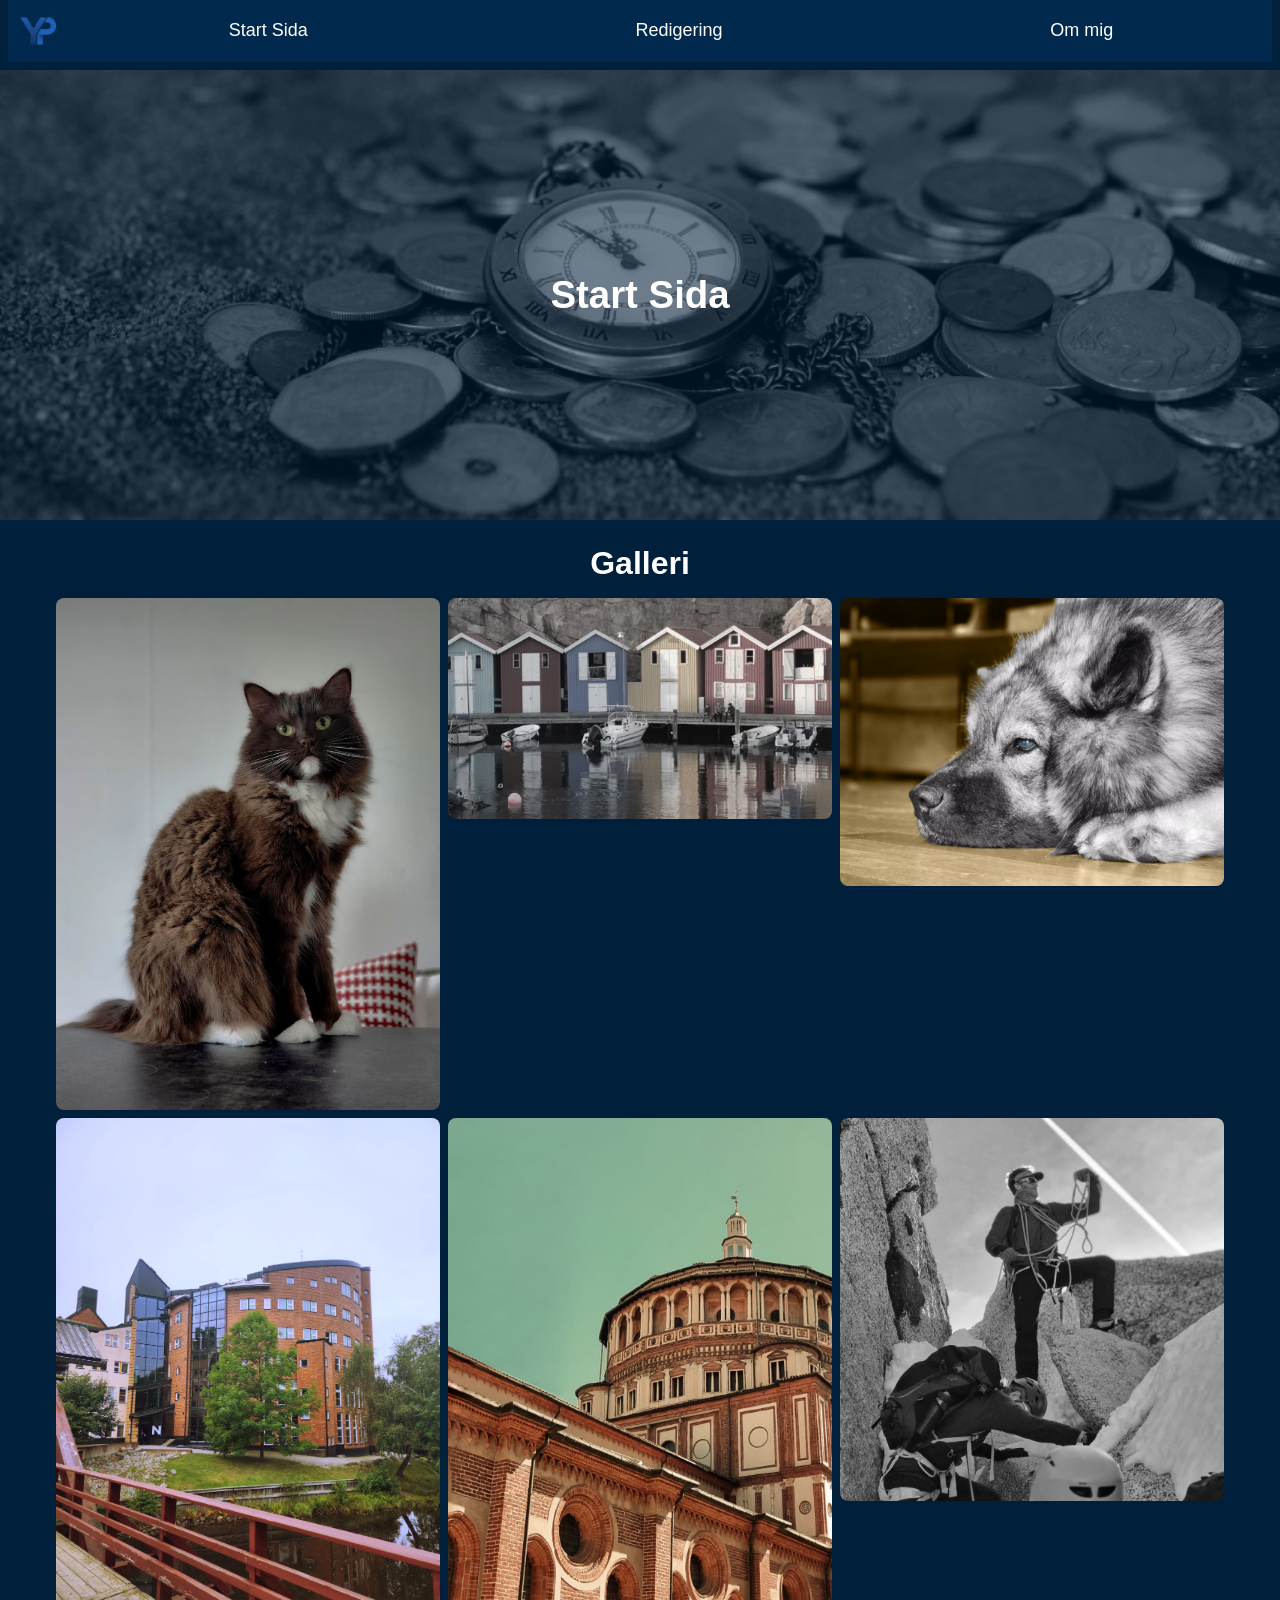
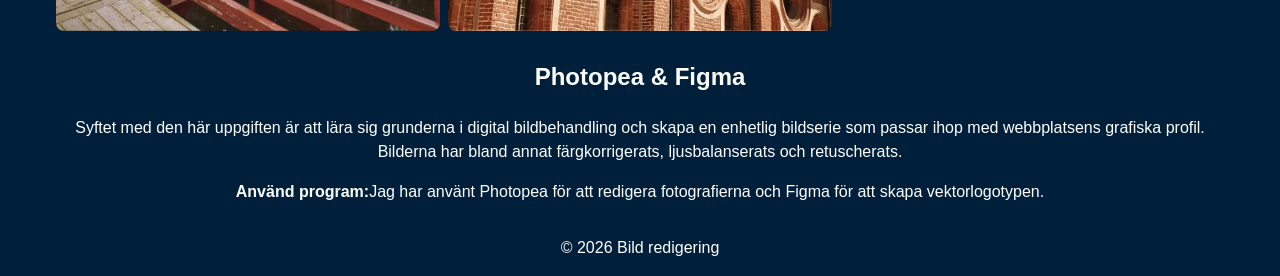
<file: index.html>
<!DOCTYPE html>
<html lang="sv">

<head>
  <meta charset="UTF-8">
  <meta name="viewport" content="width=device-width, initial-scale=1.0">
  <meta name="description"
    content="Startsida för mitt projekt i kursen Grafisk teknik för webb, där jag analyserar, bildoptimerar och bygger snabba webbsidor.">
  <link rel="icon" type="image/png" sizes="32x32" href="assets/favicon_io/favicon.png">
  <link rel="icon" type="image/png" sizes="16x16" href="assets/favicon_io/favicon-16x16.png">
  <link rel="icon" href="assets/favicon_io/favicon.ico">
  <link rel="preload" href="/css/styles.css" as="style" onload="this.onload=null;this.rel='stylesheet'">
  <link rel="stylesheet" href="css/styles.css">
  <title>Startsida</title>
</head>

<body>
  <header class="header">
    <div class="logo-sektion">
      <a href="index.html">
        <img src="/assets/redigerad-bilder/logo.svg" alt="brand logo" width="65" height="65">
      </a>
    </div>
    <nav class="header-navigering">
      <ul class="nav-meny-list">
        <li><a href="index.html">Start Sida</a></li>
        <li> <a href="redigering.html">Redigering</a></li>
        <li><a href="om-mig.html">Om mig</a></li>
      </ul>
    </nav>
  </header>
  <main class="main-index">
    <section class="hero-sektion">
      <h1 class="titel">Start Sida</h1>
      <picture class="wrapper">
        <!-- 1. AVIF med alla storlekar -->
        <source type="image/avif" srcset="/assets/hero-optimerad-bilder/header-320.avif 320w,
                    /assets/hero-optimerad-bilder/header-375.avif 375w,
                    /assets/hero-optimerad-bilder/header-425.avif 425w,
                    /assets/hero-optimerad-bilder/header-768.avif 768w,
                    /assets/hero-optimerad-bilder/header-1024.avif 1024w" sizes="(max-width:1920px) 96vw, 48vw">

        <!-- 2. WebP med alla storlekar -->
        <source type="image/webp" srcset="/assets/hero-optimerad-bilder/header-320.webp 320w,
                    /assets/hero-optimerad-bilder/header-375.webp 375w,
                    /assets/hero-optimerad-bilder/header-425.webp 425w,
                     /assets/hero-optimerad-bilder/header-1920.webp 768w,
                    /assets/hero-optimerad-bilder/header-1024.webp 1024w" sizes=" (max-width:768px) 96vw, 48vw">
        <!-- 3. Fallback för äldre webbläsare (utan mellanslag i filnamnet!) -->

        <img src="assets/redigerad-bilder/header.png" alt="decorative bild" width="1920" height="656"
          fetchpriority="high">
      </picture>
    </section>
    <section class="galleri-sektion">
      <h2 class="main-andra-titel">Galleri</h2>
      <div class="galleri-wrapper">
        <!-- KATT -->
        <picture>
          <!-- 1. AVIF med alla storlekar -->
          <source type="image/avif" srcset="
          /assets/kat-optimerad-bilder/bilserie005-320.avif 320w,
          /assets/kat-optimerad-bilder/bilserie005-425.avif 425w,
          /assets/kat-optimerad-bilder/bilserie005-768.avif 768w,
          /assets/kat-optimerad-bilder/bilserie005-1024.avif 1024w"
            sizes="(max-width: 768px) 96vw, (max-width: 1024px) 48vw">

          <!-- 2. WebP med alla storlekar -->
          <source type="image/webp" srcset="
                      /assets/kat-optimerad-bilder/bilserie005-320.webp 320w,
                      /assets/kat-optimerad-bilder/bilserie005-425.webp 425w,
                      /assets/kat-optimerad-bilder/bilserie005-768.webp 768w,
                      /assets/kat-optimerad-bilder/bilserie005-1024.webp 1024w"
            sizes="(max-width: 768px) 96vw, (max-width: 1024px) 48vw">

          <!-- 3. Fallback för äldre webbläsare (utan mellanslag i filnamnet!) -->
          <img src="/assets/redigerad-bilder/bilserie005.jpg" alt="Katt står på ett bord" srcset="
          /assets/kat-optimerad-bilder/bilserie005-320.jpg,
          /assets/kat-optimerad-bilder/bilserie005-425.jpg,
          /assets/kat-optimerad-bilder/bilserie005-768.jpg,
         " width="1999" height="2666" fetchpriority="high">
        </picture>
        <!-- RÅDHUS -->
        <picture>
          <!-- 1. AVIF med alla storlekar -->
          <source type="image/avif" srcset="
                        /assets/radhus-optimerad-bilder/bilserie018-320.avif 320w,
                        /assets/radhus-optimerad-bilder/bilserie018-375.avif 375w,
                        /assets/radhus-optimerad-bilder/bilserie018-425.avif 425w,
                        /assets/radhus-optimerad-bilder/bilserie018-768.avif 768w,
                        /assets/radhus-optimerad-bilder/bilserie018-1024.avif 1024w"
            sizes="(max-width: 768px) 96vw, (max-width: 1024px) 48vw">

          <!-- 2. WebP med alla storlekar -->
          <source type="image/webp" srcset="
                                    /assets/radhus-optimerad-bilder/bilserie018-320.webp 320w,
                                    /assets/radhus-optimerad-bilder/bilserie018-375.webp 375w,
                                    /assets/radhus-optimerad-bilder/bilserie018-425.webp 425w,
                                    /assets/radhus-optimerad-bilder/bilserie018-768.webp 768w,
                                    /assets/radhus-optimerad-bilder/bilserie018-1024.webp 1024w"
            sizes="(max-width: 768px) 96vw, (max-width: 1024px) 48vw">
          <img src="assets/redigerad-bilder/bilserie018.jpg" alt=" en sjö med flera rådhus i olika färger i bakgrunder"
            srcset="
          /assets/radhus-optimerad-bilder/bilserie018-320.jpg,
          /assets/radhus-optimerad-bilder/bilserie018-425.jpg,
          /assets/radhus-optimerad-bilder/bilserie018-768.jpg,
          /assets/radhus-optimerad-bilder/bilserie018-1024.jpg,
         " width="1683" height="969" loading="lazy">
        </picture>
        <!-- HUND -->
        <picture>
          <!-- 1. AVIF med alla storlekar -->
          <source type="image/avif" srcset="/assets/hund-optimerad-bilder/bilserie012-320.avif 320w,
                  /assets/hund-optimerad-bilder/bilserie012-375.avif 375w,
                  /assets/hund-optimerad-bilder/bilserie012-425.avif 425w,
                  /assets/hund-optimerad-bilder/bilserie012-768.avif 768w,
                  /assets/hund-optimerad-bilder/bilserie012-1024.avif 1024w,
                  /assets/hund-optimerad-bilder/bilserie012-1920.avif 1920w"
            sizes="(max-width: 768px) 96vw, (max-width: 1024px) 48vw">

          <!-- 2. WebP med alla storlekar -->
          <source type="image/webp" srcset="/assets/hund-optimerad-bilder/bilserie012-320.webp 320w,
                              /assets/hund-optimerad-bilder/bilserie012-375.webp 375w,
                              /assets/hund-optimerad-bilder/bilserie012-425.webp 425w,
                              /assets/hund-optimerad-bilder/bilserie012-768.webp 768w,
                              /assets/hund-optimerad-bilder/bilserie012-1024.webp 1024w,
                              /assets/hund-optimerad-bilder/bilserie012-1920.webp 1920w"
            sizes="(max-width: 768px) 96vw, (max-width: 1024px) 48vw">

          <!-- 3. Fallback för äldre webbläsare (utan mellanslag i filnamnet!) -->
          <img src="assets/redigerad-bilder/bilserie012.jpg" alt="Hund ligger på golvet bra huvudet övre kroppen synlig"
            srcset="
          /assets/hund-optimerad-bilder/bilserie012-320.jpg,
          /assets/hund-optimerad-bilder/bilserie012-425.jpg,
          /assets/hund-optimerad-bilder/bilserie012-768.jpg,
          /assets/hund-optimerad-bilder/bilserie012-1024.jpg,
         " width="2000" height="1500" loading="lazy">
        </picture>
        <!-- KAMPUS -->
        <picture>
          <!-- 1. AVIF med alla storlekar -->
          <source type="image/avif" srcset="/assets/kampus-optimerad-bilder/bilserie016-320.avif 320w,
                                /assets/kampus-optimerad-bilder/bilserie016-375.avif 375w,
                                /assets/kampus-optimerad-bilder/bilserie016-425.avif 425w,
                                /assets/kampus-optimerad-bilder/bilserie016-768.avif 768w,
                                /assets/kampus-optimerad-bilder/bilserie016-1024.avif 1024w,
                                /assets/kampus-optimerad-bilder/bilserie016-1920.avif 1920w"
            sizes="(max-width: 768px) 96vw, (max-width: 1024px) 48vw">

          <!-- 2. WebP med alla storlekar -->
          <source type="image/webp" srcset="/assets/kampus-optimerad-bilder/bilserie016-320.webp 320w,
                                            /assets/kampus-optimerad-bilder/bilserie016-375.webp 375w,
                                            /assets/kampus-optimerad-bilder/bilserie016-425.webp 425w,
                                            /assets/kampus-optimerad-bilder/bilserie016-768.webp 768w,
                                            /assets/kampus-optimerad-bilder/bilserie016-1024.webp 1024w,
                                            /assets/kampus-optimerad-bilder/bilserie016-1920.webp 1920w"
            sizes="(max-width: 768px) 96vw, (max-width: 1024px) 48vw">

          <!-- 3. Fallback för äldre webbläsare (utan mellanslag i filnamnet!) -->
          <img src="assets/redigerad-bilder/bilserie016.jpg" alt="En kampus bredvid liten flod" srcset="
          /assets/kampus-optimerad-bilder/bilserie016-320.jpg,
          /assets/kampus-optimerad-bilder/bilserie016-425.jpg,
          /assets/kampus-optimerad-bilder/bilserie016-768.jpg,
          /assets/kampus-optimerad-bilder/bilserie016-1024.jpg,
         " width="1996" height="2668" loading="lazy">
        </picture>
        <!-- KYRKOBYGGNAD -->
        <picture>
          <!-- 1. AVIF med alla storlekar -->
          <source type="image/avif" srcset="
                          /assets/kyrkobyggnad-optimerad-bilder/bilserie014-320.avif 320w,
                          /assets/kyrkobyggnad-optimerad-bilder/bilserie014-375.avif 375w,
                          /assets/kyrkobyggnad-optimerad-bilder/bilserie014-425.avif 425w,
                          /assets/kyrkobyggnad-optimerad-bilder/bilserie014-768.avif 768w,
                          /assets/kyrkobyggnad-optimerad-bilder/bilserie014-1024.avif 1024w"
            sizes="(max-width: 768px) 96vw, (max-width: 1024px) 48vw">

          <!-- 2. WebP med alla storlekar -->
          <source type="image/webp" srcset="
                                      /assets/kyrkobyggnad-optimerad-bilder/bilserie014-320.webp 320w,
                                      /assets/kyrkobyggnad-optimerad-bilder/bilserie014-375.webp 375w,
                                      /assets/kyrkobyggnad-optimerad-bilder/bilserie014-425.webp 425w,
                                      /assets/kyrkobyggnad-optimerad-bilder/bilserie014-768.webp 768w,
                                      /assets/kyrkobyggnad-optimerad-bilder/bilserie014-1024.webp 1024w"
            sizes="(max-width: 768px) 96vw, (max-width: 1024px) 48vw">


          <img src="assets/redigerad-bilder/bilserie014.jpg" alt="Detalj av en kyrkobyggnad med kupol" srcset="
          /assets/kyrkobyggnad-optimerad-bilder/bilserie014-320.jpg,
          /assets/kyrkobyggnad-optimerad-bilder/bilserie014-425.jpg,
          /assets/kyrkobyggnad-optimerad-bilder/bilserie014-768.jpg,
          /assets/kyrkobyggnad-optimerad-bilder/bilserie014-1024.jpg,
         " width="1332" height="1776" loading="lazy">

        </picture>
        <!-- BERGS -->
        <picture>
          <!-- 1. AVIF med alla storlekar -->
          <source type="image/avif" srcset="
                                  /assets/berg-optimerad-bilder/bilserie015-320.avif 320w,
                                  /assets/berg-optimerad-bilder/bilserie015-375.avif 375w,
                                  /assets/berg-optimerad-bilder/bilserie015-425.avif 425w,
                                  /assets/berg-optimerad-bilder/bilserie015-768.avif 768w,
                                  /assets/berg-optimerad-bilder/bilserie015-1024.avif 1024w"
            sizes="(max-width: 768px) 96vw, (max-width: 1024px) 48vw">

          <!-- 2. WebP med alla storlekar -->
          <source type="image/webp" srcset="
                                              /assets/berg-optimerad-bilder/bilserie015-320.webp 320w,
                                              /assets/berg-optimerad-bilder/bilserie015-375.webp 375w,
                                              /assets/berg-optimerad-bilder/bilserie015-425.webp 425w,
                                              /assets/berg-optimerad-bilder/bilserie015-768.webp 768w,
                                              /assets/berg-optimerad-bilder/bilserie015-1024.webp 1024w"
            sizes="(max-width: 768px) 96vw, (max-width: 1024px) 48vw">

          <!-- 3. Fallback för äldre webbläsare (utan mellanslag i filnamnet!) -->
          <img src="assets/redigerad-bilder/bilserie015.jpg" alt="Bergsklättrare på snöig klippa svartsvitt" srcset="
          /assets/berg-optimerad-bilder/bilserie015-320.jpg,
          /assets/berg-optimerad-bilder/bilserie015-425.jpg,
          /assets/berg-optimerad-bilder/bilserie015-768.jpg,
          /assets/berg-optimerad-bilder/bilserie015-1024.jpg,
         " width="1479" height="1476" loading="lazy">
        </picture>
      </div>
    </section>

    <section class="beskrivning">
      <h3>Photopea &amp; Figma</h3>
      <p>Syftet med den här uppgiften är att lära sig grunderna i digital bildbehandling och skapa en enhetlig
        bildserie som
        passar ihop med webbplatsens grafiska profil. Bilderna har bland annat färgkorrigerats, ljusbalanserats och
        retuscherats.</p>
      <p><strong>Använd program:</strong>Jag har använt Photopea för att redigera fotografierna och Figma för att
        skapa vektorlogotypen.</p>
    </section>
  </main>
  <footer class="footer-sektion">&copy; 2026 Bild redigering</footer>
</body>

</html>
</file>
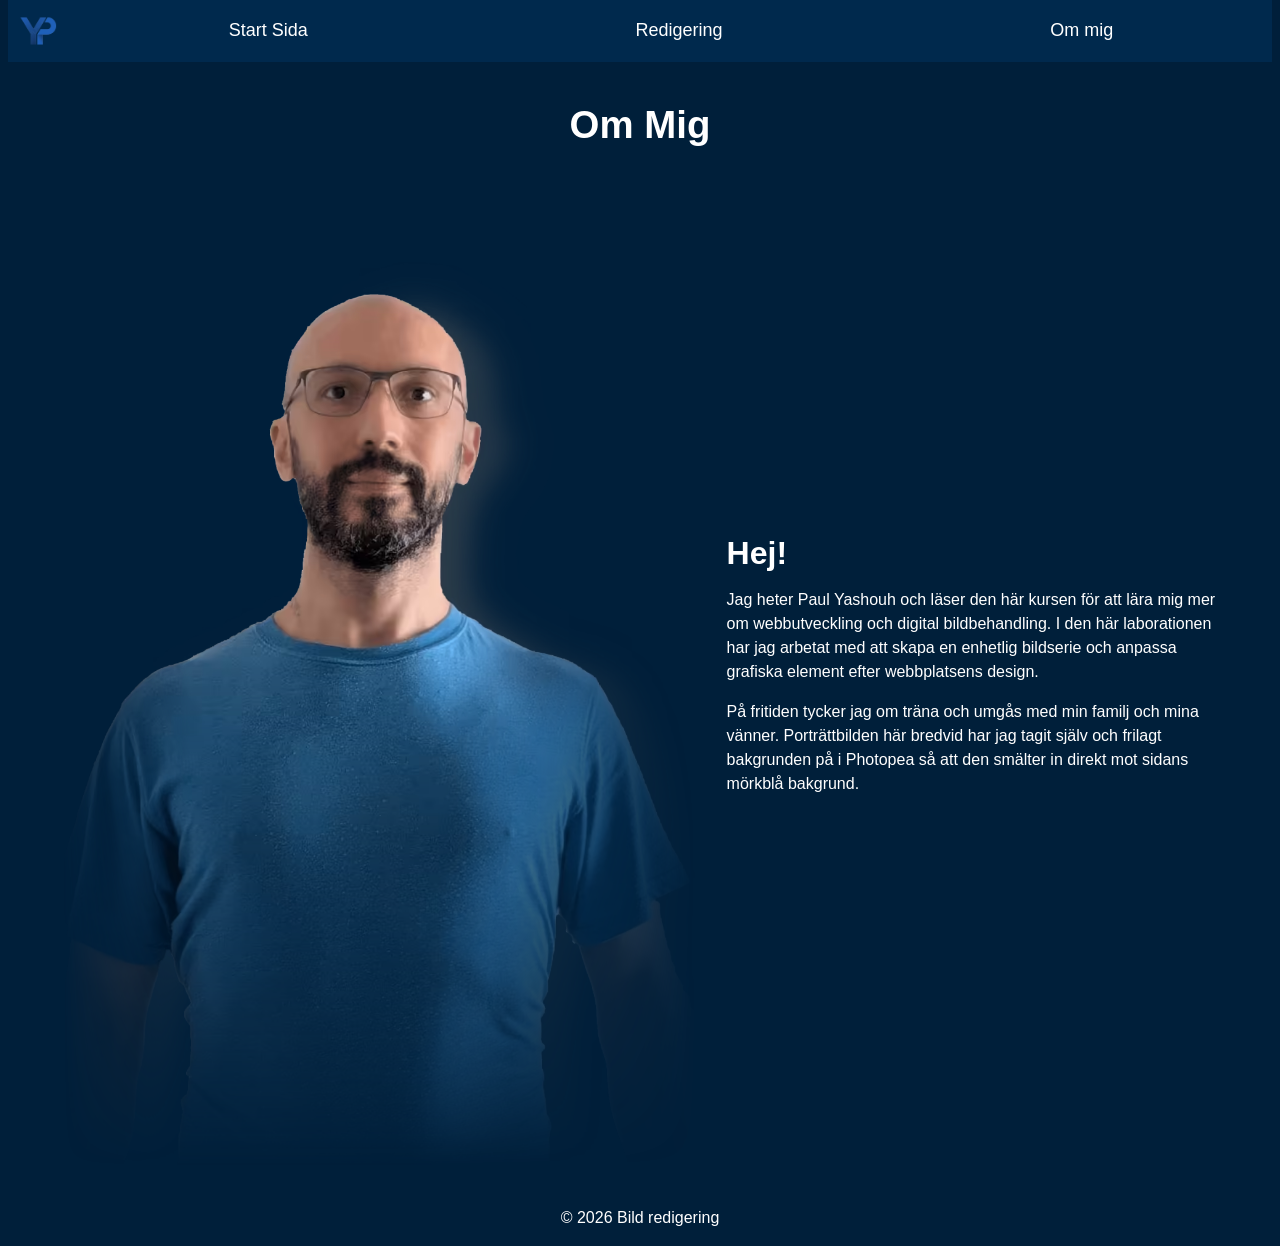
<file: om-mig.html>
<!DOCTYPE html>
<html lang="sv">

<head>
  <meta charset="UTF-8">
  <meta name="viewport" content="width=device-width, initial-scale=1.0">
  <meta name="description"
    content="Läs mer om mig och mina tankar kring webbutveckling, bildoptimering och arbetet i kursen Grafisk teknik för webb.">
  <link rel="icon" type="image/png" sizes="32x32" href="assets/favicon_io/favicon.png">
  <link rel="icon" type="image/png" sizes="16x16" href="assets/favicon_io/favicon-16x16.png">
  <link rel="icon" href="assets/favicon_io/favicon.ico">
  <link rel="stylesheet" href="css/styles.css">
  <title>Om-mig Sida</title>
</head>

<body>
  <header class="header">
    <div class="logo-sektion"><a href="index.html"><img src="assets/redigerad-bilder/logo.svg" alt="brand logo"
          width="65" height="65"></a></div>
    <nav class="header-navigering">
      <ul class="nav-meny-list">
        <li><a href="index.html">Start Sida</a></li>
        <li> <a href="redigering.html">Redigering</a></li>
        <li><a href="om-mig.html">Om mig</a></li>
      </ul>
    </nav>
  </header>
  <main class="main-om-mig">
    <h1>Om Mig</h1>
    <section class="om-mig-container">
      <div class="portrait-box">

        <picture>
          <!-- 1. AVIF med alla storlekar -->
          <source type="image/avif" srcset="
          /assets/redigerad-profil-bilder/portrait-320.avif 320w,
          /assets/redigerad-profil-bilder/portrait-425.avif 425w,
          /assets/redigerad-profil-bilder/portrait-768.avif 768w,
          /assets/redigerad-profil-bilder/portrait-1024.avif 1024w" sizes="(max-width: 768px) calc(100vw - 32px)">

          <!-- 2. WebP med alla storlekar -->
          <source type="image/webp" srcset="
                      /assets/redigerad-profil-bilder/portrait-320.webp 320w,
                      /assets/redigerad-profil-bilder/portrait-425.webp 425w,
                      /assets/redigerad-profil-bilder/portrait-768.webp 768w,
                      /assets/redigerad-profil-bilder/portrait-1024.webp 1024w"
            sizes="(max-width: 768px) calc(100vw - 32px)">

          <!-- 3. Fallback för äldre webbläsare (utan mellanslag i filnamnet!) -->
          <img src="assets/redigerad-profil-bilder/portrait-orginal.png" alt="Frilagd porträttbild på mig" srcset="
          /assets/redigerad-profil-bilder/portrait-orginal-320.png,
          /assets/redigerad-profil-bilder/portrait-orginal-425.png,
          /assets/redigerad-profil-bilder/portrait-orginal-768.png,
         " sizes="(max-width: 768px) calc(100vw - 32px)" fetchpriority="high" width="1318" height="2048">
        </picture>
      </div>

      <div class="om-mig-text">
        <h2>Hej!</h2>
        <p>Jag heter Paul Yashouh och läser den här kursen för att lära mig mer om webbutveckling och digital
          bildbehandling. I den
          här laborationen har jag arbetat med att skapa en enhetlig bildserie och anpassa grafiska element efter
          webbplatsens
          design.</p>
        <p>
          På fritiden tycker jag om träna och umgås med min familj och mina vänner. Porträttbilden här bredvid har jag
          tagit
          själv och
          frilagt bakgrunden på i Photopea så att den smälter in direkt mot sidans mörkblå bakgrund.
        </p>
      </div>
    </section>
  </main>
  <footer class="footer-sektion">&copy; 2026 Bild redigering</footer>
</body>

</html>
</file>
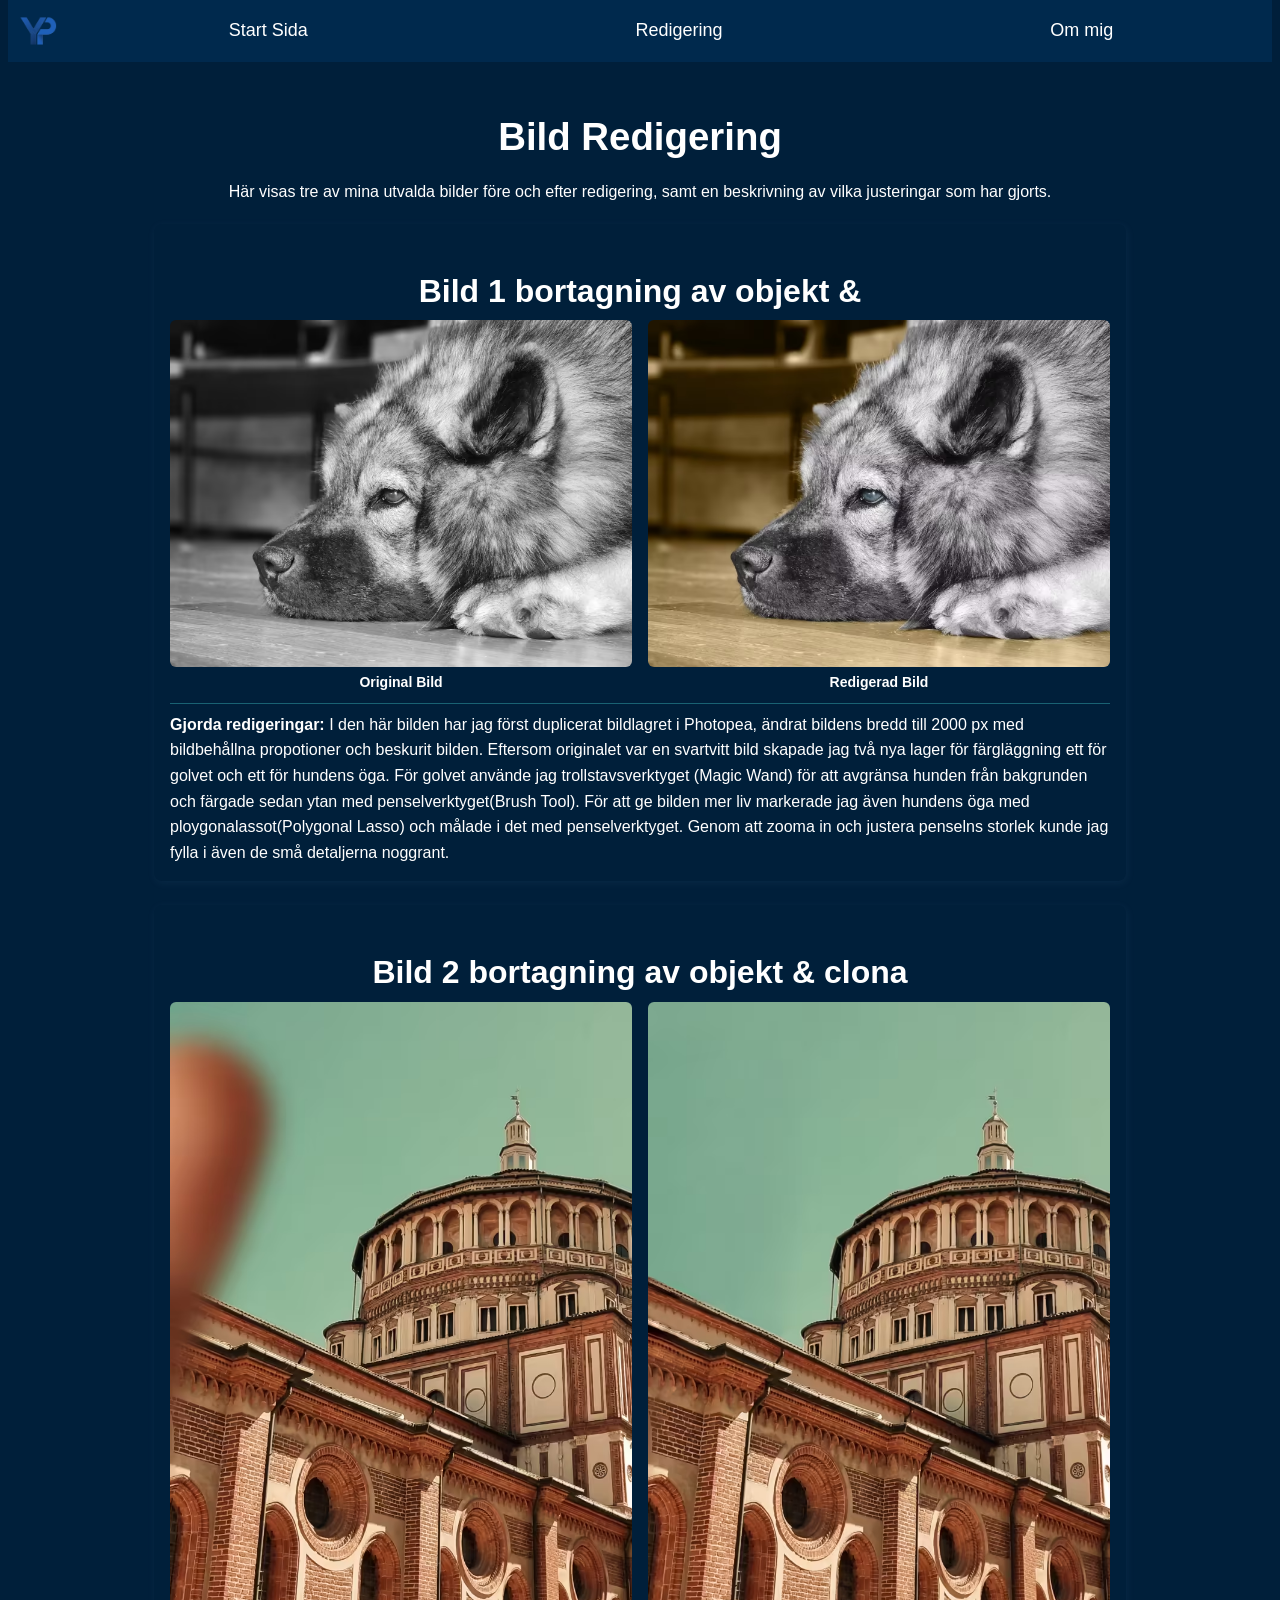
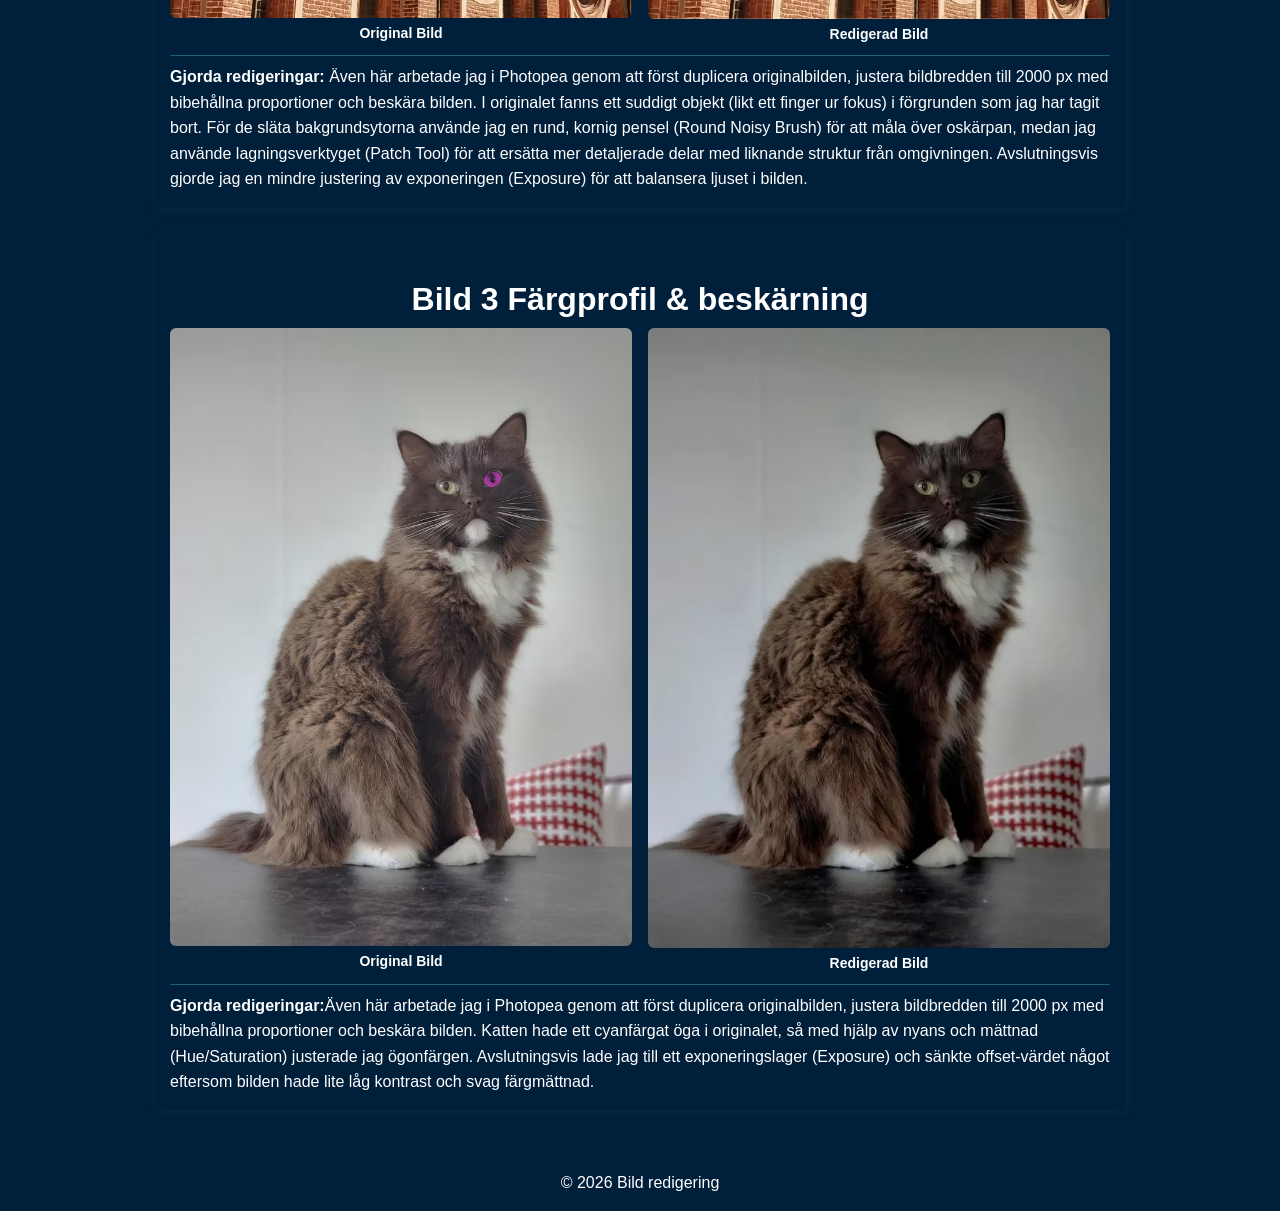
<file: redigering.html>
<!DOCTYPE html>
<html lang="sv">

<head>
  <meta charset="UTF-8">
  <meta name="viewport" content="width=device-width, initial-scale=1.0">
  <meta name="description"
    content="Här visar jag exempel på redigerade och optimerade bilder i moderna webbformat som WebP och AVIF för snabbare laddningstid.">
  <link rel="icon" type="image/png" sizes="32x32" href="assets/favicon_io/favicon.png">
  <link rel="icon" type="image/png" sizes="16x16" href="assets/favicon_io/favicon-16x16.png">
  <link rel="icon" href="assets/favicon_io/favicon.ico">
  <link rel="stylesheet" href="css/styles.css">
  <title>Redigering</title>
</head>

<body>
  <header class="header">
    <div class="logo-sektion"><a href="index.html"><img src="assets/redigerad-bilder/logo.svg" alt="brand logo"
          width="65" height="65"></a></div>
    <nav class="header-navigering">
      <ul class="nav-meny-list">
        <li><a href="index.html">Start Sida</a></li>
        <li> <a href="redigering.html">Redigering</a></li>
        <li><a href="om-mig.html">Om mig</a></li>
      </ul>
    </nav>
  </header>
  <main class="main-redigering">
    <h1>Bild Redigering</h1>
    <p class="intro-text">Här visas tre av mina utvalda bilder före och efter redigering, samt en beskrivning av vilka
      justeringar som har gjorts.</p>
    <section class="jamforelse-kort">
      <h2>Bild 1 bortagning av objekt &amp;</h2>
      <div class="bild-par">
        <figure class="bild-box">
          <!-- HUND REDIGERAT -->
          <picture>
            <!-- 1. AVIF med alla storlekar -->
            <source type="image/avif" srcset="/assets/oredigerad-hund-bilder/bilserie012-320.avif 320w,
                                    /assets/oredigerad-hund-bilder/bilserie012-375.avif 375w,
                                    /assets/oredigerad-hund-bilder/bilserie012-425.avif 425w,
                                    /assets/oredigerad-hund-bilder/bilserie012-768.avif 768w,
                                    /assets/oredigerad-hund-bilder/bilserie012-1024.avif 1024w,
                                    /assets/oredigerad-hund-bilder/bilserie012-1920.avif 1880w"
              sizes="(max-width: 768px) 100vw, 50vw">

            <!-- 2. WebP med alla storlekar -->
            <source type="image/webp" srcset="/assets/oredigerad-hund-bilder/bilserie012-320.webp 320w,
                                                /assets/oredigerad-hund-bilder/bilserie012-375.webp 375w,
                                                /assets/oredigerad-hund-bilder/bilserie012-425.webp 425w,
                                                /assets/oredigerad-hund-bilder/bilserie012-768.webp 768w,
                                                /assets/oredigerad-hund-bilder/bilserie012-1024.webp 1024w,
                                                /assets/oredigerad-hund-bilder/bilserie012-1920.webp 1880w"
              sizes="(max-width: 768px) 100vw, 50vw">

            <!-- 3. Fallback för äldre webbläsare (utan mellanslag i filnamnet!) -->
            <img src="assets/oredigerad-hund-bilder/bilserie012-orginal.jpg"
              alt="Hund ligger på golvet bra huvudet övre kroppen synlig" srcset="
                        /assets/oredigerad-hund-bilder/bilserie012-320.jpg,
                        /assets/oredigerad-hund-bilder/bilserie012-425.jpg,
                        /assets/oredigerad-hund-bilder/bilserie012-768.jpg,
                        /assets/oredigerad-hund-bilder/bilserie012-1024.jpg,
                       " width="2000" height="1500" fetchpriority="high">
          </picture>

          <figcaption>Original Bild</figcaption>
        </figure>
        <figure class="bild-box">
          <!-- HUND REDIGERAT -->
          <picture>
            <!-- 1. AVIF med alla storlekar -->
            <source type="image/avif" srcset="/assets/hund-optimerad-bilder/bilserie012-320.avif 320w,
                              /assets/hund-optimerad-bilder/bilserie012-375.avif 375w,
                              /assets/hund-optimerad-bilder/bilserie012-425.avif 425w,
                              /assets/hund-optimerad-bilder/bilserie012-768.avif 768w,
                              /assets/hund-optimerad-bilder/bilserie012-1024.avif 1024w"
              sizes="(max-width: 768px) 100vw,  50vw">

            <!-- 2. WebP med alla storlekar -->
            <source type="image/webp" srcset="/assets/hund-optimerad-bilder/bilserie012-320.webp 320w,
                                          /assets/hund-optimerad-bilder/bilserie012-375.webp 375w,
                                          /assets/hund-optimerad-bilder/bilserie012-425.webp 425w,
                                          /assets/hund-optimerad-bilder/bilserie012-768.webp 768w,
                                          /assets/hund-optimerad-bilder/bilserie012-1024.webp 1024w"
              sizes="(max-width: 768px) 100vw,  50vw">

            <!-- 3. Fallback för äldre webbläsare (utan mellanslag i filnamnet!) -->
            <img src="assets/redigerad-bilder/bilserie012.jpg"
              alt="Hund ligger på golvet bra huvudet övre kroppen synlig" srcset="
                        /assets/hund-optimerad-bilder/bilserie012-320.jpg,
                        /assets/hund-optimerad-bilder/bilserie012-425.jpg,
                        /assets/hund-optimerad-bilder/bilserie012-768.jpg,
                        /assets/hund-optimerad-bilder/bilserie012-1024.jpg,
                       " width="2000" height="1500" loading="lazy">
          </picture>
          <figcaption>Redigerad Bild</figcaption>
        </figure>
      </div>
      <div class="forklaring-text">
        <p>
          <strong>Gjorda redigeringar:</strong> I den här bilden har jag först duplicerat bildlagret i Photopea, ändrat
          bildens
          bredd till 2000 px med bildbehållna propotioner och beskurit bilden. Eftersom originalet var en
          svartvitt bild skapade jag två nya lager för färgläggning ett för golvet och ett för hundens öga. För
          golvet använde jag trollstavsverktyget (Magic Wand) för att avgränsa hunden från bakgrunden och färgade sedan
          ytan med penselverktyget(Brush Tool). För att ge bilden mer liv markerade jag även hundens öga med
          ploygonalassot(Polygonal Lasso) och målade i det med penselverktyget. Genom att zooma in och justera penselns
          storlek kunde jag fylla i även de små detaljerna noggrant.
        </p>
      </div>
    </section>
    <section class="jamforelse-kort">
      <h2>Bild 2 bortagning av objekt &amp; clona</h2>
      <div class="bild-par">
        <figure class="bild-box">
          <!-- KYRKOBYGGNAD OREDIGERAT-->
          <picture>
            <!-- 1. AVIF med alla storlekar -->
            <source type="image/avif" srcset="
                                  /assets/oredigerad-kyrkobyggnad-bilder/bilserie014-320.avif 320w,
                                  /assets/oredigerad-kyrkobyggnad-bilder/bilserie014-375.avif 375w,
                                  /assets/oredigerad-kyrkobyggnad-bilder/bilserie014-425.avif 425w,
                                  /assets/oredigerad-kyrkobyggnad-bilder/bilserie014-768.avif 768w,
                                  /assets/oredigerad-kyrkobyggnad-bilder/bilserie014-1024.avif 1024w"
              sizes="(max-width: 768px) 100vw,  50vw">

            <!-- 2. WebP med alla storlekar -->
            <source type="image/webp" srcset="
                                              /assets/oredigerad-kyrkobyggnad-bilder/bilserie014-320.webp 320w,
                                              /assets/oredigerad-kyrkobyggnad-bilder/bilserie014-375.webp 375w,
                                              /assets/oredigerad-kyrkobyggnad-bilder/bilserie014-425.webp 425w,
                                              /assets/oredigerad-kyrkobyggnad-bilder/bilserie014-768.webp 768w,
                                              /assets/oredigerad-kyrkobyggnad-bilder/bilserie014-1024.webp 1024w"
              sizes="(max-width: 768px) 100vw,  50vw">

            <!-- 3. Fallback för äldre webbläsare (utan mellanslag i filnamnet!) -->
            <img src="assets/oredigerad-kyrkobyggnad-bilder/bilserie014-orginal.jpg"
              alt="Detalj av en kyrkobyggnad med kupol" srcset="
                        /assets/oredigerad-kyrkobyggnad-bilder/bilserie014-320.jpg,
                        /assets/oredigerad-kyrkobyggnad-bilder/bilserie014-425.jpg,
                        /assets/oredigerad-kyrkobyggnad-bilder/bilserie014-768.jpg,
                        /assets/oredigerad-kyrkobyggnad-bilder/bilserie014-1024.jpg,
                       " width="1332" height="1779" loading="lazy">

          </picture>

          <figcaption>Original Bild</figcaption>
        </figure>
        <figure class="bild-box">
          <!-- KYRKOBYGGNAD REDIGERAT -->
          <picture>
            <!-- 1. AVIF med alla storlekar -->
            <source type="image/avif" srcset="
                                  /assets/kyrkobyggnad-optimerad-bilder/bilserie014-320.avif 320w,
                                  /assets/kyrkobyggnad-optimerad-bilder/bilserie014-375.avif 375w,
                                  /assets/kyrkobyggnad-optimerad-bilder/bilserie014-425.avif 425w,
                                  /assets/kyrkobyggnad-optimerad-bilder/bilserie014-768.avif 768w,
                                  /assets/kyrkobyggnad-optimerad-bilder/bilserie014-1024.avif 1024w"
              sizes="(max-width: 768px) 100vw,  50vw">

            <!-- 2. WebP med alla storlekar -->
            <source type="image/webp" srcset="
                                              /assets/kyrkobyggnad-optimerad-bilder/bilserie014-320.webp 320w,
                                              /assets/kyrkobyggnad-optimerad-bilder/bilserie014-375.webp 375w,
                                              /assets/kyrkobyggnad-optimerad-bilder/bilserie014-425.webp 425w,
                                              /assets/kyrkobyggnad-optimerad-bilder/bilserie014-768.webp 768w,
                                              /assets/kyrkobyggnad-optimerad-bilder/bilserie014-1024.webp 1024w"
              sizes="(max-width: 768px) 100vw,  50vw">
            <!-- 3. Fallback för äldre webbläsare (utan mellanslag i filnamnet!) -->

            <img src="assets/redigerad-bilder/bilserie014.jpg" alt="Detalj av en kyrkobyggnad med kupol" srcset="
                      /assets/kyrkobyggnad-optimerad-bilder/bilserie014-320.jpg,
                      /assets/kyrkobyggnad-optimerad-bilder/bilserie014-425.jpg,
                      /assets/kyrkobyggnad-optimerad-bilder/bilserie014-768.jpg,
                      /assets/kyrkobyggnad-optimerad-bilder/bilserie014-1024.jpg,
                     " width="1332" height="1776" loading="lazy">

          </picture>
          <figcaption>Redigerad Bild</figcaption>
        </figure>
      </div>
      <div class="forklaring-text">
        <p>
          <strong>Gjorda redigeringar:</strong> Även här arbetade jag i Photopea genom att först duplicera
          originalbilden, justera bildbredden till 2000 px med
          bibehållna proportioner och beskära bilden. I originalet fanns ett suddigt objekt (likt ett finger ur fokus) i
          förgrunden som jag har
          tagit bort.
          För de släta bakgrundsytorna använde jag en rund, kornig pensel (Round Noisy Brush) för att måla över
          oskärpan, medan
          jag använde lagningsverktyget (Patch Tool) för att ersätta mer detaljerade delar med liknande struktur från
          omgivningen.
          Avslutningsvis gjorde jag en mindre justering av exponeringen (Exposure) för att balansera ljuset i bilden.
        </p>
      </div>
    </section>

    <section class="jamforelse-kort">
      <h2>Bild 3 Färgprofil &amp; beskärning</h2>
      <div class="bild-par">
        <figure class="bild-box">
          <!-- KATT -->
          <picture>
            <!-- 1. AVIF med alla storlekar -->
            <source type="image/avif" srcset="
                            /assets/oredigerad-kat-bilder/bilserie005-320.avif 320w,
                            /assets/oredigerad-kat-bilder/bilserie005-425.avif 425w,
                            /assets/oredigerad-kat-bilder/bilserie005-768.avif 768w,
                            /assets/oredigerad-kat-bilder/bilserie005-1024.avif 1024w"
              sizes="(max-width: 768px) 100vw,  50vw">

            <!-- 2. WebP med alla storlekar -->
            <source type="image/webp" srcset="
                                        /assets/oredigerad-kat-bilder/bilserie005-320.webp 320w,
                                        /assets/oredigerad-kat-bilder/bilserie005-425.webp 425w,
                                        /assets/oredigerad-kat-bilder/bilserie005-768.webp 768w,
                                        /assets/oredigerad-kat-bilder/bilserie005-1024.webp 1024w"
              sizes="(max-width: 768px) 100vw,  50vw">

            <!-- 3. Fallback för äldre webbläsare (utan mellanslag i filnamnet!) -->
            <img src="/assets/oredigerad-kat-bilder/bilserie005-original-oredigerat.jpg"
              alt="Kat tår på ett bord med fägerad ögon" srcset="
                    /assets/oredigerad-kat-bilder/bilserie005-320.jpg,
                    /assets/oredigerad-kat-bilder/bilserie005-425.jpg,
                    /assets/oredigerad-kat-bilder/bilserie005-768.jpg,
                    /assets/oredigerad-kat-bilder/bilserie005-1024.jpg
                   " width="1999" height="2666" loading="lazy">
          </picture>
          <figcaption>Original Bild</figcaption>
        </figure>
        <figure class="bild-box">
          <picture>
            <!-- 1. AVIF med alla storlekar -->
            <source type="image/avif" srcset="
                      /assets/kat-optimerad-bilder/bilserie005-320.avif 320w,
                      /assets/kat-optimerad-bilder/bilserie005-425.avif 425w,
                      /assets/kat-optimerad-bilder/bilserie005-768.avif 768w,
                      /assets/kat-optimerad-bilder/bilserie005-1024.avif 1024w"
              sizes="(max-width: 768px) 100vw,  50vw">

            <!-- 2. WebP med alla storlekar -->
            <source type="image/webp" srcset="
                                  /assets/kat-optimerad-bilder/bilserie005-320.webp 320w,
                                  /assets/kat-optimerad-bilder/bilserie005-425.webp 425w,
                                  /assets/kat-optimerad-bilder/bilserie005-768.webp 768w,
                                  /assets/kat-optimerad-bilder/bilserie005-1024.webp 1024w"
              sizes="(max-width: 768px) 100vw,  50vw">

            <!-- 3. Fallback för äldre webbläsare (utan mellanslag i filnamnet!) -->
            <img src="/assets/redigerad-bilder/bilserie005.jpg" alt="Katt står på ett bord" srcset="
                    /assets/kat-optimerad-bilder/bilserie005-320.jpg,
                    /assets/kat-optimerad-bilder/bilserie005-425.jpg,
                    /assets/kat-optimerad-bilder/bilserie005-768.jpg,
                    /assets/kat-optimerad-bilder/bilserie005-1024.jpg
                   " width="1999" height="2666" loading="lazy">
          </picture>
          <figcaption>Redigerad Bild</figcaption>
        </figure>
      </div>
      <div class="forklaring-text">

        <p>
          <strong>Gjorda redigeringar:</strong>Även här arbetade jag i Photopea genom att först duplicera
          originalbilden, justera bildbredden till 2000 px med
          bibehållna proportioner och beskära bilden.
          Katten hade ett cyanfärgat öga i originalet, så med hjälp av nyans och
          mättnad (Hue/Saturation) justerade jag ögonfärgen. Avslutningsvis lade jag till ett exponeringslager
          (Exposure) och
          sänkte offset-värdet något eftersom bilden hade lite låg kontrast och svag färgmättnad.
        </p>
      </div>
    </section>

  </main>
  <footer class="footer-sektion">&copy; 2026 Bild redigering</footer>
</body>

</html>
</file>
<file: css/styles.css>
/* ANPASSA VARIABLER (Ska hämtas från Figma-designen) */
:root {
  /* Färger */

  --primar-farg: #000000;
  --nav-bakgrund: #00294d;
  --sekundar-farg: #2f6981;
  --bakgrund-farg: #001f3a;
  --border-farg: #196273;
  --text-farg: #ffffff;
  --vit-farg: #000000;

  --accent-farg: #0d4600;

  /* AVSTÅND (Padding & Margin) */
  --avstand-xs: 0.4rem;
  --avstand-sm: 0.8rem;
  --avstand-md: 1.6rem;
  --avstand-l: 2.4rem;
  --avstand-xl: 3.2rem;

  --huvud-typsnitt: Arial, Helvetica, sans-serif;

  --h1-clamp: clamp(3.2rem, 3vw, 4rem);
  --h2-clamp: clamp(3rem, 2.8vw, 3.2rem);
  --h3-clamp: clamp(2rem, 2.6vw, 2.4rem);
  --h4-clamp: clamp(1.6rem, 2.4vw, 1.8rem);
  --h5-clamp: clamp(1rem, 2vw, 1.4rem);
}

/* Nollställning av webbläsarens standardmarginaler */

*,
*::before,
*::after {
  margin: 0;
  padding: 0;
  box-sizing: inherit;
}
html {
  font-size: 62.5%;
  box-sizing: border-box;
  scroll-behavior: smooth;
}
body {
  font-family: var(--huvud-typsnitt, Arial, Helvetica, sans-serif);
  font-size: 1.6rem;
  background-color: var(--bakgrund-farg);
  color: var(--text-farg);
  line-height: 1.5;
  min-height: 100vh;
  display: flex;
  flex-direction: column;
}

/* TYPSNITT & RUBRIKER */
h1,
h2,
h3,
h4,
h5,
h6 {
  font-family: var(--huvud-typsnitt, Arial, Helvetica, sans-serif);
  font-weight: 700;
  color: var(--text-farg);
  line-height: 1.2;
}
h1 {
  font-size: var(--h1-clamp);
}
h2 {
  font-size: var(--h2-clamp);
}
h3 {
  font-size: var(--h3-clamp);
}
h4 {
  font-size: var(--h4-clamp);
}
h5 {
  font-size: var(--h5-clamp);
}

li {
  list-style: none;
}
a {
  text-decoration: none;
  color: var(--text-farg);
}
img {
  max-width: 100%;
  max-inline-size: 100%;
  block-size: auto;
  display: block;
  height: auto;
}
span {
  font-size: var(--avstand-md);
  color: var(--accent-farg);
  font-weight: 700;
}
input,
button {
  font: inherit;
  color: inherit;
  background-color: transparent;
}
/* LAYOUT FÖR HUVUDINNEHÅLL */
main {
  width: 100%;
  max-width: 1200px;
  margin: 0 auto;
  padding: var(--avstand-sm);
  flex: 1;
}
.wrapper img {
  aspect-ratio: 16/9;
  min-width: 100vw;
}
/* Titel */
.titel {
  position: absolute;
  top: 50%;
  left: 50%;
  transform: translate(-50%, -50%);
  text-align: center;
  z-index: 1;
  color: var(--text-farg);
}

.main-andra-titel {
  width: 100%;
  display: flex;
  justify-content: center;
  margin-block: var(--avstand-md);
}
/* Header */
.header {
  display: flex;
  justify-content: space-between;
  position: sticky;
  top: 0;
  z-index: 3;
  margin-inline: var(--avstand-sm);
  background-color: var(--nav-bakgrund);
}
.logo-sektion {
  display: flex;
  margin: auto 0;
}
.header-navigering {
  display: flex;
  align-items: center;
  width: 100%;
  justify-content: space-around;
}
.nav-meny-list {
  display: flex;
  gap: 1rem;
  width: 100%;
  justify-content: space-around;
  font-size: var(--h4-clamp);
}

.nav-meny-list > li > a:hover {
  color: var(--sekundar-farg);
}

/* Galleri */
.hero-sektion {
  position: relative;
  display: flex;
  align-items: center;
  justify-content: center;
  width: 100vw;
  margin-left: calc(-50vw + 50%);
  overflow: hidden;
}
.hero-sektion img {
  opacity: 0.5;
  display: block;
  width: 100%;
  max-height: 450px;
  min-height: auto;
  object-fit: cover;
}
.galleri-sektion {
  padding: var(--avstand-sm);
}
.galleri-wrapper {
  display: grid;
  grid-template-columns: repeat(auto-fit, minmax(300px, 1fr));
  gap: var(--avstand-sm);
  justify-content: center;
}
.galleri-wrapper img {
  width: 100%;
  height: 300px;
  height: stretch;
  height: -webkit-fill-available;
  object-fit: cover;
  /* aspect-ratio: 3/4; */
  border-radius: var(--avstand-sm);
  display: block;
}

/* Beskrivning */
.beskrivning {
  display: flex;
  flex-direction: column;
  padding: var(--avstand-sm);
}
.beskrivning h3 {
  margin-block: var(--avstand-md) var(--avstand-sm);
}
.beskrivning > p {
  margin-top: var(--avstand-md);
}

/* Bildredigering - Före och efter */
.main-redigering {
  max-width: 1100px;
  margin: 2rem auto;
  padding: 0 5%;
}
.main-redigering h1,
.main-redigering h2 {
  width: 100%;
  display: flex;
  justify-content: center;
  margin-top: var(--avstand-xl);
}

.intro-text {
  width: 100%;
  display: flex;
  margin-block: 2rem;
  justify-content: center;
}

.jamforelse-kort {
  padding: var(--avstand-md);
  border-radius: var(--avstand-sm);
  margin-bottom: var(--avstand-l);
  box-shadow: 1px 2px 8px rgba(121, 162, 218, 0.08);
}

.jamforelse-kort h2 {
  margin-bottom: 1rem;
}

/* Placerar original och redigerad bild bredvid varandra */
.bild-par {
  display: flex;
  gap: var(--avstand-md);
  margin-bottom: 1rem;
}

.bild-box {
  flex: 1;
  margin: 0;
}

.bild-box img {
  width: 100%;
  height: auto;
  display: block;
  border-radius: 6px;
}

.bild-box figcaption {
  text-align: center;
  font-weight: 600;
  margin-top: 0.5rem;
  font-size: var(--h5-clamp);
  color: var(--text-farg);
}

.forklaring-text {
  padding-top: 0.8rem;
  border-top: 1px solid var(--border-farg);
  line-height: 1.6;
}
/* OM MIG */
.main-om-mig h1 {
  width: 100%;
  display: flex;
  justify-content: center;
  margin-top: var(--avstand-xl);
}
.om-mig-container {
  display: flex;
  align-items: center;
  justify-content: center;
  gap: var(--avstand-xl);
  /* margin-top: var(--avstand-l); */
  padding: var(--avstand-md);
}

.portrait-box img {
  width: 280px;
  max-width: 100%;
  height: auto;
  display: block;
  mask-image: linear-gradient(to bottom, black 50%, transparent 100%),
    linear-gradient(to right, black 60%, transparent 100%),
    linear-gradient(to left, black 80%, transparent 100%);
  mask-composite: intersect;
}

.om-mig-text {
  max-width: 55ch;
  display: flex;
  flex-direction: column;
  gap: var(--avstand-md);
}
/* FOOTER */
footer {
  width: 100%;
  display: flex;
  justify-content: center;
  padding-block: var(--avstand-md);
}

/* Responsiv anpassning för mobil */
@media (max-width: 700px) {
  .bild-par {
    flex-direction: column;
  }
}

@media (min-width: 768px) {
  .beskrivning {
    text-align: center;
  }
}
@media (max-width: 700px) {
  .om-mig-container {
    flex-direction: column;
    text-align: center;
  }
}

@media (max-width: 780px) {
  .om-mig-container {
    display: flex;
    flex-direction: column;
    margin-top: 0;
  }
  .portrait-box img {
    width: 100%;
  }
}
@media (min-width: 781px) {
  .portrait-box img {
    width: 100%;
  }
}
</file>
